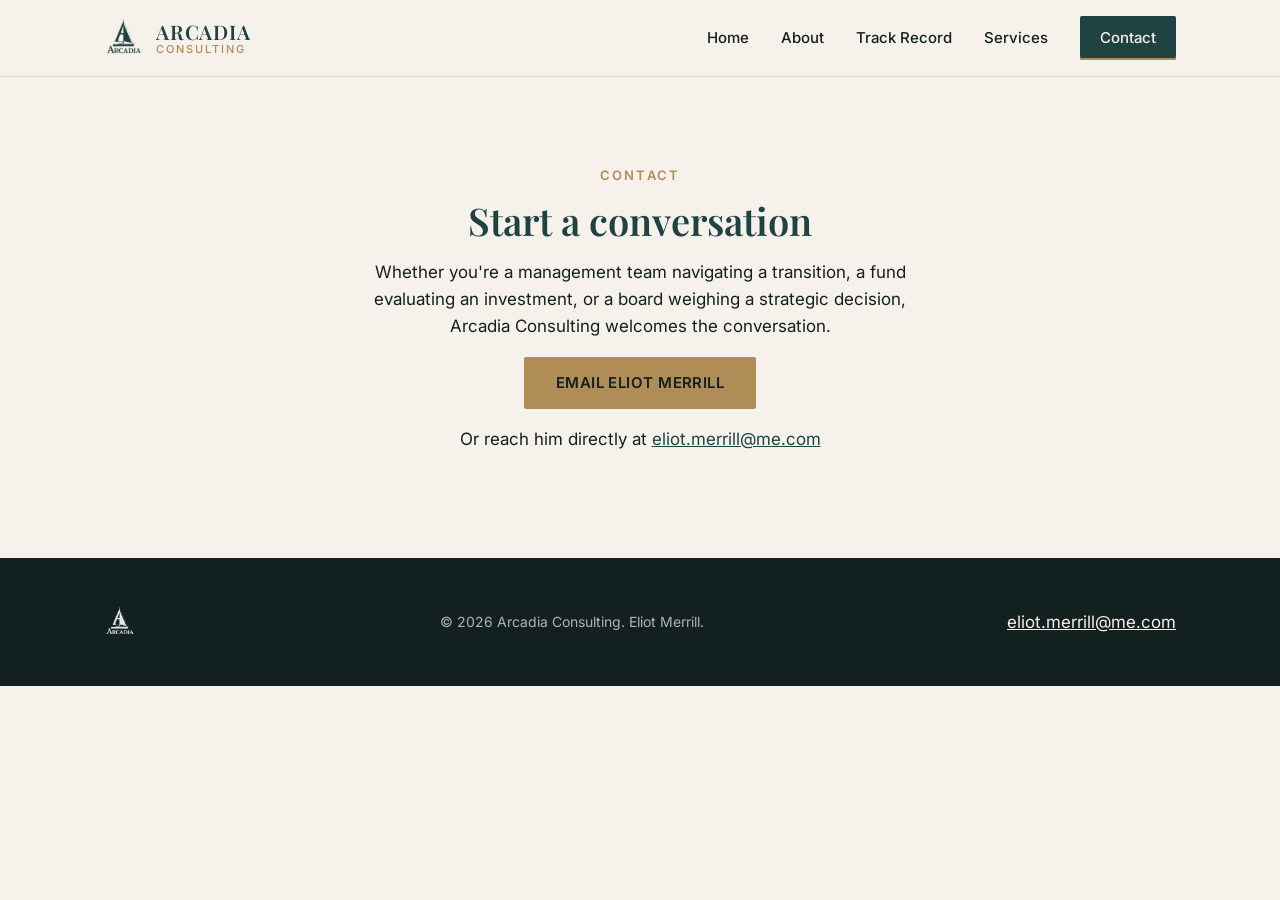
<file: contact.html>
<!DOCTYPE html>
<html lang="en">
<head>
<meta charset="UTF-8">
<meta name="viewport" content="width=device-width, initial-scale=1.0">
<title>Contact | Arcadia Consulting</title>
<meta name="description" content="Get in touch with Eliot Merrill at Arcadia Consulting.">
<link rel="icon" href="assets/img/favicon.png">
<link rel="apple-touch-icon" href="assets/img/apple-touch-icon.png">
<link rel="preconnect" href="https://fonts.googleapis.com">
<link rel="preconnect" href="https://fonts.gstatic.com" crossorigin>
<link href="https://fonts.googleapis.com/css2?family=Playfair+Display:wght@500;600;700&family=Inter:wght@400;500;600&display=swap" rel="stylesheet">
<link rel="stylesheet" href="css/style.css">
</head>
<body>

<header class="site-header">
  <div class="container header-inner">
    <a href="index.html" class="brand">
      <img src="assets/img/logo.png" alt="Arcadia Consulting" class="brand-logo">
      <span class="brand-name">ARCADIA<span class="brand-sub">CONSULTING</span></span>
    </a>
    <button class="nav-toggle" id="navToggle" aria-label="Toggle navigation" aria-expanded="false" aria-controls="siteNav">
      <span></span><span></span><span></span>
    </button>
    <nav class="site-nav" id="siteNav">
      <a href="index.html">Home</a>
      <a href="about.html">About</a>
      <a href="track-record.html">Track Record</a>
      <a href="services.html">Services</a>
      <a href="contact.html" class="nav-cta" aria-current="page">Contact</a>
    </nav>
  </div>
</header>

<main>
  <section class="section">
    <div class="container" style="text-align:center; max-width:640px;">
      <span class="section-kicker">Contact</span>
      <h1 class="section-title">Start a conversation</h1>
      <p>Whether you're a management team navigating a transition, a fund evaluating an investment, or a board weighing a strategic decision, Arcadia Consulting welcomes the conversation.</p>
      <p><a href="mailto:eliot.merrill@me.com" class="btn btn-primary">Email Eliot Merrill</a></p>
      <p>Or reach him directly at <a href="mailto:eliot.merrill@me.com">eliot.merrill@me.com</a></p>
    </div>
  </section>
</main>

<footer class="site-footer">
  <div class="container footer-inner">
    <img src="assets/img/logo-transparent.png" alt="Arcadia Consulting" class="footer-logo">
    <p>&copy; 2026 Arcadia Consulting. Eliot Merrill.</p>
    <a href="mailto:eliot.merrill@me.com" class="footer-email">eliot.merrill@me.com</a>
  </div>
</footer>

<script src="js/main.js"></script>
</body>
</html>
</file>
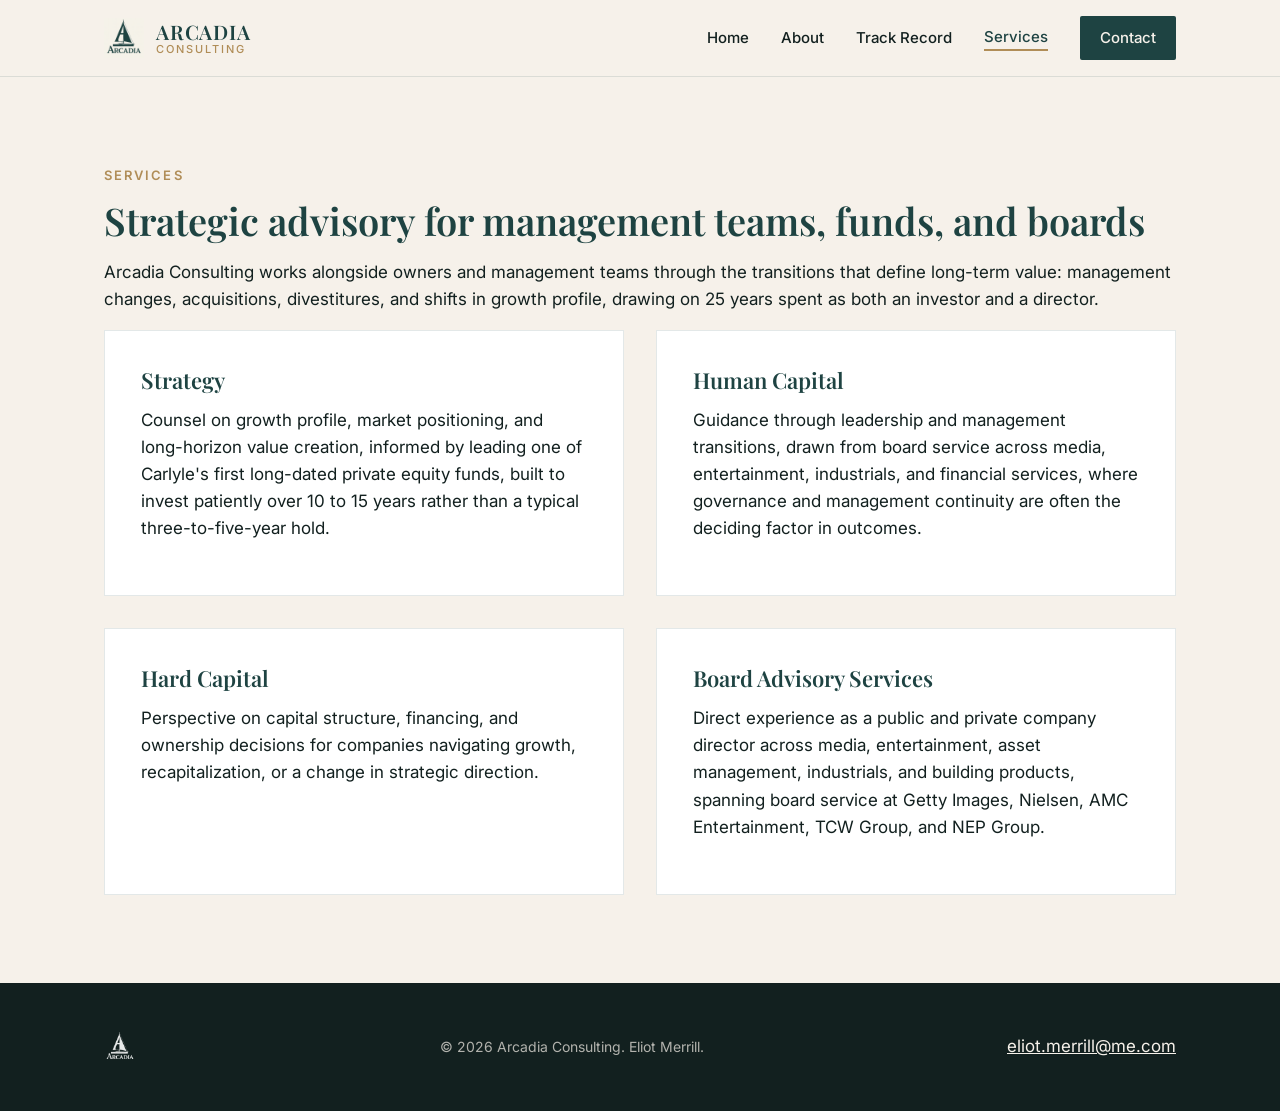
<file: services.html>
<!DOCTYPE html>
<html lang="en">
<head>
<meta charset="UTF-8">
<meta name="viewport" content="width=device-width, initial-scale=1.0">
<title>Services | Arcadia Consulting</title>
<meta name="description" content="Arcadia Consulting advises management teams, funds, and boards on Strategy, Human Capital, Hard Capital, and Board Advisory Services through transitions such as management changes, acquisitions, divestitures, and shifts in growth profile.">
<link rel="icon" href="assets/img/favicon.png">
<link rel="apple-touch-icon" href="assets/img/apple-touch-icon.png">
<link rel="preconnect" href="https://fonts.googleapis.com">
<link rel="preconnect" href="https://fonts.gstatic.com" crossorigin>
<link href="https://fonts.googleapis.com/css2?family=Playfair+Display:wght@500;600;700&family=Inter:wght@400;500;600&display=swap" rel="stylesheet">
<link rel="stylesheet" href="css/style.css">
</head>
<body>

<header class="site-header">
  <div class="container header-inner">
    <a href="index.html" class="brand">
      <img src="assets/img/logo.png" alt="Arcadia Consulting" class="brand-logo">
      <span class="brand-name">ARCADIA<span class="brand-sub">CONSULTING</span></span>
    </a>
    <button class="nav-toggle" id="navToggle" aria-label="Toggle navigation" aria-expanded="false" aria-controls="siteNav">
      <span></span><span></span><span></span>
    </button>
    <nav class="site-nav" id="siteNav">
      <a href="index.html">Home</a>
      <a href="about.html">About</a>
      <a href="track-record.html">Track Record</a>
      <a href="services.html" aria-current="page">Services</a>
      <a href="contact.html" class="nav-cta">Contact</a>
    </nav>
  </div>
</header>

<main>
  <section class="section">
    <div class="container">
      <span class="section-kicker">Services</span>
      <h1 class="section-title">Strategic advisory for management teams, funds, and boards</h1>
      <p>Arcadia Consulting works alongside owners and management teams through the transitions that define long-term value: management changes, acquisitions, divestitures, and shifts in growth profile, drawing on 25 years spent as both an investor and a director.</p>
      <div class="services-grid">
        <div class="service-card">
          <h3>Strategy</h3>
          <p>Counsel on growth profile, market positioning, and long-horizon value creation, informed by leading one of Carlyle's first long-dated private equity funds, built to invest patiently over 10 to 15 years rather than a typical three-to-five-year hold.</p>
        </div>
        <div class="service-card">
          <h3>Human Capital</h3>
          <p>Guidance through leadership and management transitions, drawn from board service across media, entertainment, industrials, and financial services, where governance and management continuity are often the deciding factor in outcomes.</p>
        </div>
        <div class="service-card">
          <h3>Hard Capital</h3>
          <p>Perspective on capital structure, financing, and ownership decisions for companies navigating growth, recapitalization, or a change in strategic direction.</p>
        </div>
        <div class="service-card">
          <h3>Board Advisory Services</h3>
          <p>Direct experience as a public and private company director across media, entertainment, asset management, industrials, and building products, spanning board service at Getty Images, Nielsen, AMC Entertainment, TCW Group, and NEP Group.</p>
        </div>
      </div>
    </div>
  </section>
</main>

<footer class="site-footer">
  <div class="container footer-inner">
    <img src="assets/img/logo-transparent.png" alt="Arcadia Consulting" class="footer-logo">
    <p>&copy; 2026 Arcadia Consulting. Eliot Merrill.</p>
    <a href="mailto:eliot.merrill@me.com" class="footer-email">eliot.merrill@me.com</a>
  </div>
</footer>

<script src="js/main.js"></script>
</body>
</html>
</file>
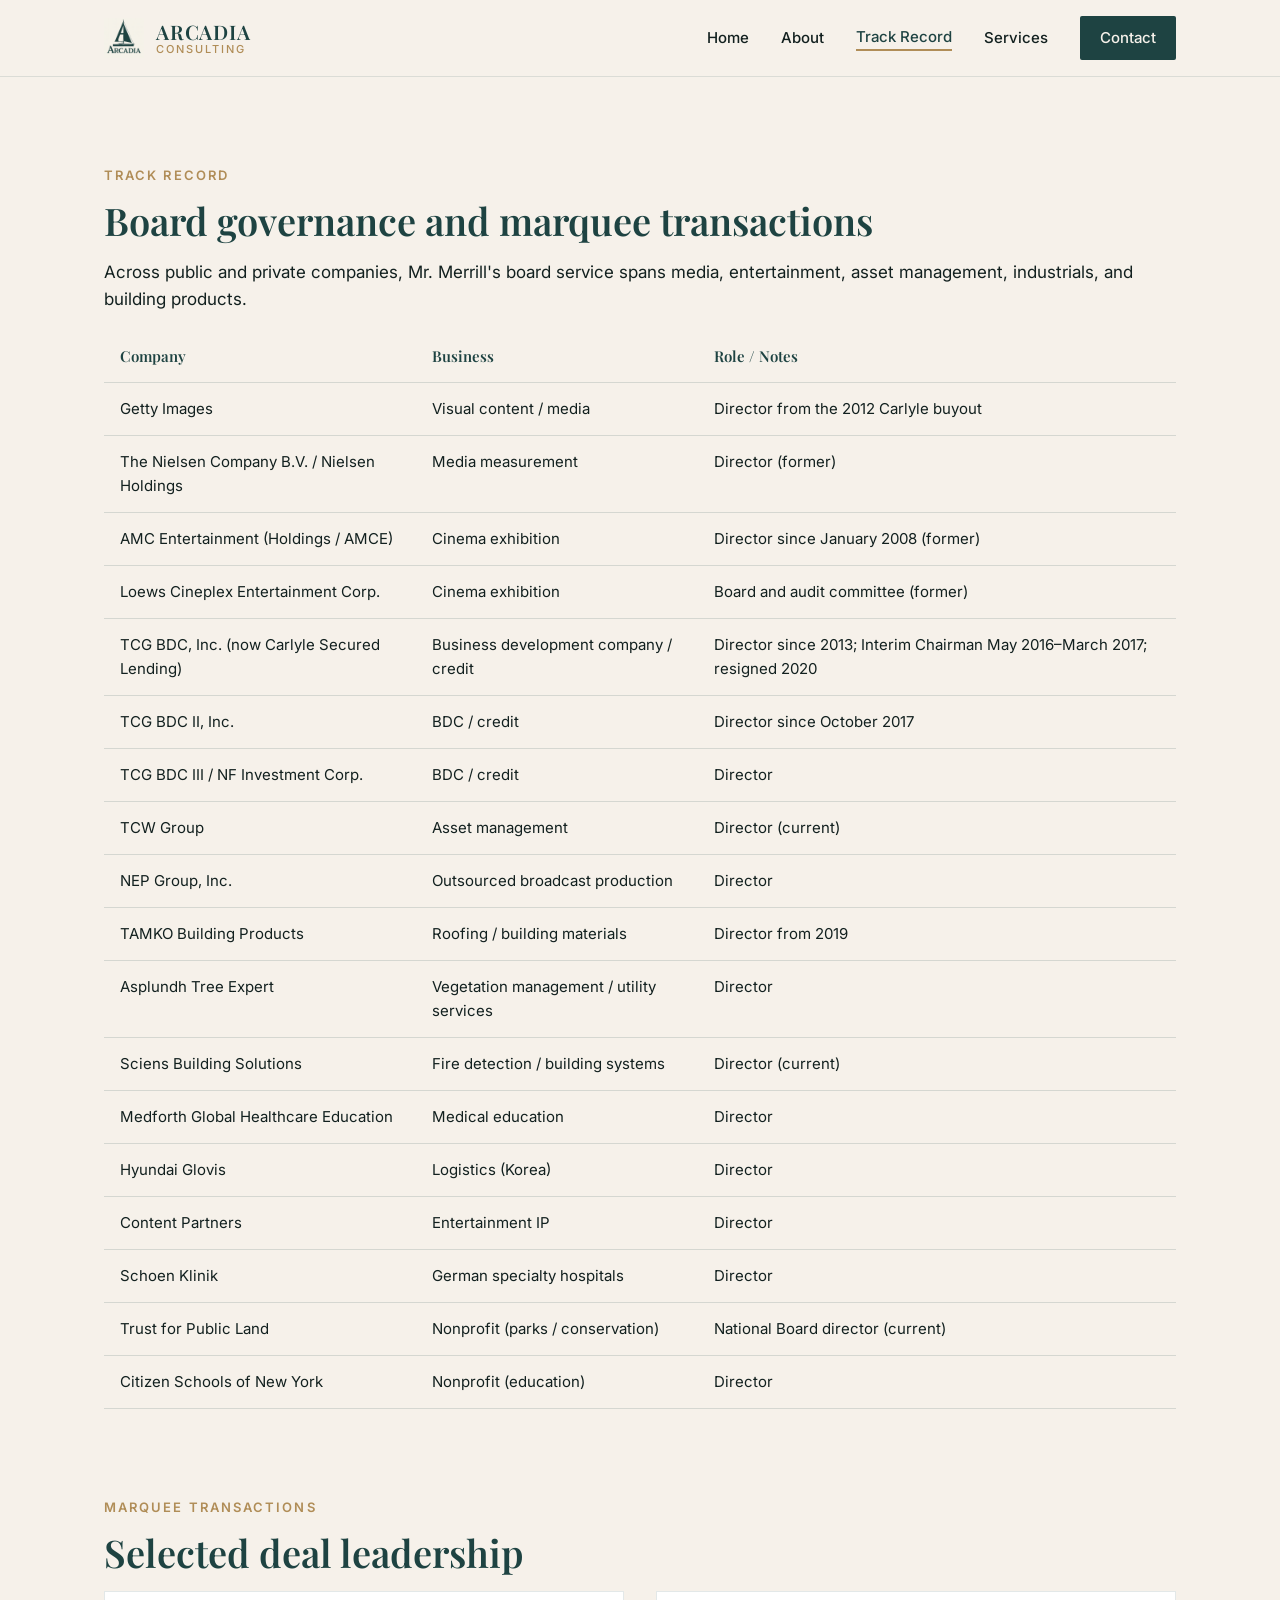
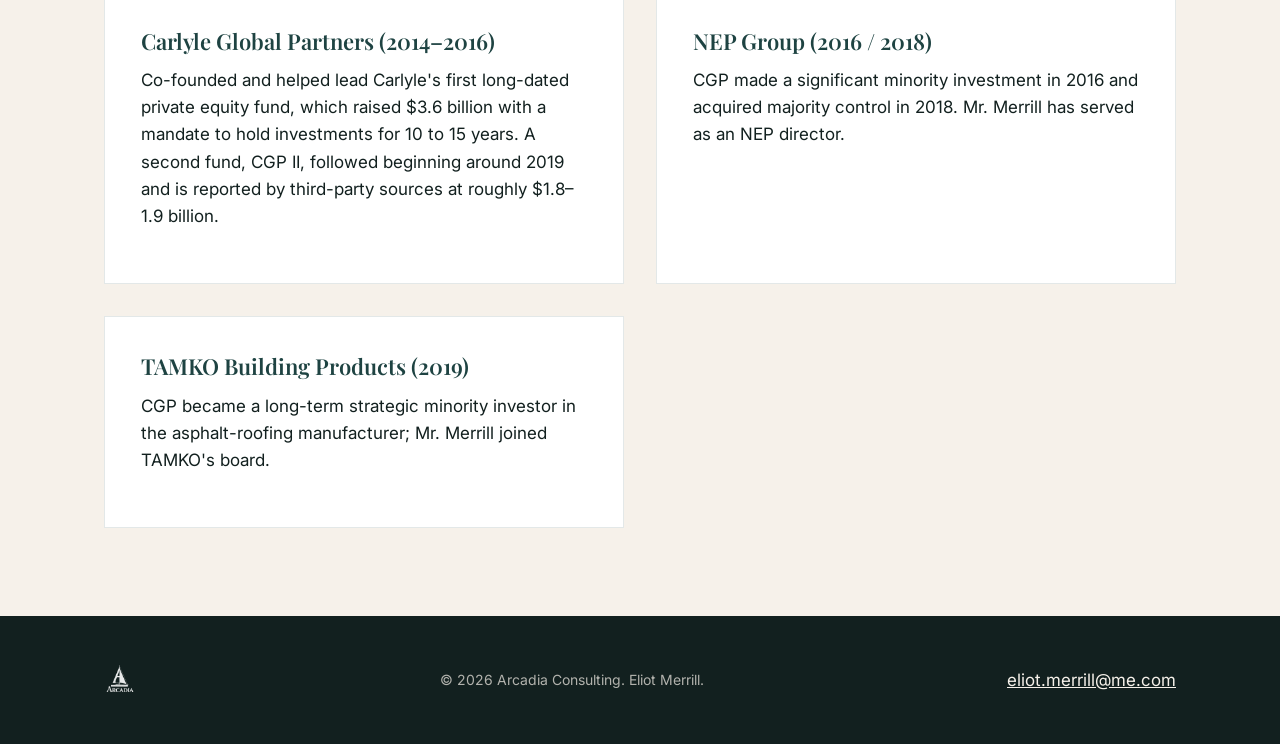
<file: track-record.html>
<!DOCTYPE html>
<html lang="en">
<head>
<meta charset="UTF-8">
<meta name="viewport" content="width=device-width, initial-scale=1.0">
<title>Track Record | Arcadia Consulting</title>
<meta name="description" content="Eliot Merrill's board governance record and marquee private equity transactions, including Getty Images, Nielsen, AMC Entertainment, NEP Group, and TAMKO Building Products.">
<link rel="icon" href="assets/img/favicon.png">
<link rel="apple-touch-icon" href="assets/img/apple-touch-icon.png">
<link rel="preconnect" href="https://fonts.googleapis.com">
<link rel="preconnect" href="https://fonts.gstatic.com" crossorigin>
<link href="https://fonts.googleapis.com/css2?family=Playfair+Display:wght@500;600;700&family=Inter:wght@400;500;600&display=swap" rel="stylesheet">
<link rel="stylesheet" href="css/style.css">
</head>
<body>

<header class="site-header">
  <div class="container header-inner">
    <a href="index.html" class="brand">
      <img src="assets/img/logo.png" alt="Arcadia Consulting" class="brand-logo">
      <span class="brand-name">ARCADIA<span class="brand-sub">CONSULTING</span></span>
    </a>
    <button class="nav-toggle" id="navToggle" aria-label="Toggle navigation" aria-expanded="false" aria-controls="siteNav">
      <span></span><span></span><span></span>
    </button>
    <nav class="site-nav" id="siteNav">
      <a href="index.html">Home</a>
      <a href="about.html">About</a>
      <a href="track-record.html" aria-current="page">Track Record</a>
      <a href="services.html">Services</a>
      <a href="contact.html" class="nav-cta">Contact</a>
    </nav>
  </div>
</header>

<main>
  <section class="section">
    <div class="container">
      <span class="section-kicker">Track Record</span>
      <h1 class="section-title">Board governance and marquee transactions</h1>
      <p>Across public and private companies, Mr. Merrill's board service spans media, entertainment, asset management, industrials, and building products.</p>
      <div class="table-wrap">
        <table class="track-table">
          <thead>
            <tr><th>Company</th><th>Business</th><th>Role / Notes</th></tr>
          </thead>
          <tbody>
            <tr><td>Getty Images</td><td>Visual content / media</td><td>Director from the 2012 Carlyle buyout</td></tr>
            <tr><td>The Nielsen Company B.V. / Nielsen Holdings</td><td>Media measurement</td><td>Director (former)</td></tr>
            <tr><td>AMC Entertainment (Holdings / AMCE)</td><td>Cinema exhibition</td><td>Director since January 2008 (former)</td></tr>
            <tr><td>Loews Cineplex Entertainment Corp.</td><td>Cinema exhibition</td><td>Board and audit committee (former)</td></tr>
            <tr><td>TCG BDC, Inc. (now Carlyle Secured Lending)</td><td>Business development company / credit</td><td>Director since 2013; Interim Chairman May 2016–March 2017; resigned 2020</td></tr>
            <tr><td>TCG BDC II, Inc.</td><td>BDC / credit</td><td>Director since October 2017</td></tr>
            <tr><td>TCG BDC III / NF Investment Corp.</td><td>BDC / credit</td><td>Director</td></tr>
            <tr><td>TCW Group</td><td>Asset management</td><td>Director (current)</td></tr>
            <tr><td>NEP Group, Inc.</td><td>Outsourced broadcast production</td><td>Director</td></tr>
            <tr><td>TAMKO Building Products</td><td>Roofing / building materials</td><td>Director from 2019</td></tr>
            <tr><td>Asplundh Tree Expert</td><td>Vegetation management / utility services</td><td>Director</td></tr>
            <tr><td>Sciens Building Solutions</td><td>Fire detection / building systems</td><td>Director (current)</td></tr>
            <tr><td>Medforth Global Healthcare Education</td><td>Medical education</td><td>Director</td></tr>
            <tr><td>Hyundai Glovis</td><td>Logistics (Korea)</td><td>Director</td></tr>
            <tr><td>Content Partners</td><td>Entertainment IP</td><td>Director</td></tr>
            <tr><td>Schoen Klinik</td><td>German specialty hospitals</td><td>Director</td></tr>
            <tr><td>Trust for Public Land</td><td>Nonprofit (parks / conservation)</td><td>National Board director (current)</td></tr>
            <tr><td>Citizen Schools of New York</td><td>Nonprofit (education)</td><td>Director</td></tr>
          </tbody>
        </table>
      </div>
    </div>
  </section>

  <section class="section" style="padding-top:0;">
    <div class="container">
      <span class="section-kicker">Marquee Transactions</span>
      <h2 class="section-title">Selected deal leadership</h2>
      <div class="services-grid">
        
        <div class="service-card">
          <h3>Carlyle Global Partners (2014–2016)</h3>
          <p>Co-founded and helped lead Carlyle's first long-dated private equity fund, which raised $3.6 billion with a mandate to hold investments for 10 to 15 years. A second fund, CGP II, followed beginning around 2019 and is reported by third-party sources at roughly $1.8–1.9 billion.</p>
        </div>
        <div class="service-card">
          <h3>NEP Group (2016 / 2018)</h3>
          <p>CGP made a significant minority investment in 2016 and acquired majority control in 2018. Mr. Merrill has served as an NEP director.</p>
        </div>
        <div class="service-card">
          <h3>TAMKO Building Products (2019)</h3>
          <p>CGP became a long-term strategic minority investor in the asphalt-roofing manufacturer; Mr. Merrill joined TAMKO's board.</p>
        </div>
      </div>
    </div>
  </section>
</main>

<footer class="site-footer">
  <div class="container footer-inner">
    <img src="assets/img/logo-transparent.png" alt="Arcadia Consulting" class="footer-logo">
    <p>&copy; 2026 Arcadia Consulting. Eliot Merrill.</p>
    <a href="mailto:eliot.merrill@me.com" class="footer-email">eliot.merrill@me.com</a>
  </div>
</footer>

<script src="js/main.js"></script>
</body>
</html>
</file>
<file: css/style.css>
/* ---- Design tokens ---- */
:root {
  --color-green: #1E4342;
  --color-ink: #12201F;
  --color-ivory: #F6F1EA;
  --color-brass: #B08D57;
  --font-display: 'Playfair Display', Georgia, serif;
  --font-body: 'Inter', -apple-system, BlinkMacSystemFont, sans-serif;
  --max-width: 1120px;
}

/* ---- Reset ---- */
*, *::before, *::after { box-sizing: border-box; }
html, body { margin: 0; padding: 0; }
body {
  background: var(--color-ivory);
  color: var(--color-ink);
  font-family: var(--font-body);
  font-size: 17px;
  line-height: 1.6;
  -webkit-font-smoothing: antialiased;
}
h1, h2, h3, h4 {
  font-family: var(--font-display);
  font-weight: 600;
  line-height: 1.2;
  color: var(--color-green);
  margin: 0 0 0.6em;
}
p { margin: 0 0 1em; }
a { color: var(--color-green); }
img { max-width: 100%; display: block; }
.sr-only {
  position: absolute; width: 1px; height: 1px;
  overflow: hidden; clip: rect(0,0,0,0); white-space: nowrap;
}

.container {
  max-width: var(--max-width);
  margin: 0 auto;
  padding: 0 24px;
}

/* ---- Buttons ---- */
.btn {
  display: inline-block;
  padding: 14px 32px;
  border-radius: 2px;
  font-family: var(--font-body);
  font-weight: 600;
  font-size: 15px;
  letter-spacing: 0.03em;
  text-decoration: none;
  text-transform: uppercase;
  transition: background-color 0.2s ease, color 0.2s ease;
}
.btn-primary {
  background: var(--color-brass);
  color: var(--color-ink);
}
.btn-primary:hover { background: #9c7a49; }

/* ---- Header / nav ---- */
.site-header {
  background: var(--color-ivory);
  border-bottom: 1px solid rgba(30,67,66,0.12);
  position: relative;
  z-index: 10;
}
.header-inner {
  display: flex;
  align-items: center;
  justify-content: space-between;
  padding-top: 16px;
  padding-bottom: 16px;
}
.brand {
  display: flex;
  align-items: center;
  gap: 12px;
  text-decoration: none;
}
.brand-logo { width: 40px; height: 40px; }
.brand-name {
  font-family: var(--font-display);
  font-weight: 600;
  font-size: 20px;
  letter-spacing: 0.04em;
  color: var(--color-green);
  line-height: 1.1;
}
.brand-sub {
  display: block;
  font-family: var(--font-body);
  font-weight: 500;
  font-size: 11px;
  letter-spacing: 0.18em;
  color: var(--color-brass);
}
.nav-toggle {
  display: none;
  flex-direction: column;
  justify-content: space-between;
  width: 26px;
  height: 18px;
  background: none;
  border: none;
  cursor: pointer;
  padding: 0;
}
.nav-toggle span {
  display: block;
  height: 2px;
  width: 100%;
  background: var(--color-green);
}
.site-nav {
  display: flex;
  align-items: center;
  gap: 32px;
}
.site-nav a {
  text-decoration: none;
  color: var(--color-ink);
  font-weight: 500;
  font-size: 15px;
}
.site-nav a[aria-current="page"] { color: var(--color-green); border-bottom: 2px solid var(--color-brass); }
.site-nav a.nav-cta {
  background: var(--color-green);
  color: var(--color-ivory);
  padding: 10px 20px;
  border-radius: 2px;
}
.site-nav a.nav-cta[aria-current="page"] {
  border-bottom: none;
  box-shadow: inset 0 -2px 0 var(--color-brass);
}

/* ---- Hero ---- */
.hero {
  position: relative;
  height: 92vh;
  min-height: 520px;
  display: flex;
  align-items: flex-end;
  overflow: hidden;
  background: var(--color-ink);
}
.hero-media {
  position: absolute;
  inset: 0;
}
.hero-video {
  width: 100%;
  height: 100%;
  object-fit: cover;
}
.hero-overlay {
  position: absolute;
  inset: 0;
  background: linear-gradient(180deg, rgba(18,32,31,0.15) 0%, rgba(18,32,31,0.85) 100%);
}
.hero-content {
  position: relative;
  z-index: 2;
  color: var(--color-ivory);
  padding-bottom: 96px;
}
.hero-content h1 {
  color: var(--color-ivory);
  font-size: clamp(32px, 5vw, 56px);
  max-width: 760px;
}
.hero-content p {
  max-width: 560px;
  font-size: 18px;
  color: rgba(246,241,234,0.88);
}

/* ---- Sections ---- */
.section { padding: 88px 0; }
.section-title {
  font-size: clamp(26px, 3.4vw, 38px);
  margin-bottom: 0.4em;
}
.section-kicker {
  text-transform: uppercase;
  letter-spacing: 0.16em;
  font-size: 13px;
  font-weight: 600;
  color: var(--color-brass);
  margin-bottom: 12px;
  display: block;
}

/* ---- Pillars (Home) ---- */
.pillars {
  display: grid;
  grid-template-columns: repeat(3, 1fr);
  gap: 40px;
}
.pillar h3 { font-size: 22px; }
.pillar-rule {
  width: 40px;
  height: 3px;
  background: var(--color-brass);
  margin-bottom: 20px;
  border: none;
}

/* ---- Services grid ---- */
.services-grid {
  display: grid;
  grid-template-columns: repeat(2, 1fr);
  gap: 32px;
}
.service-card {
  background: #fff;
  border: 1px solid rgba(30,67,66,0.12);
  padding: 36px;
}
.service-card h3 { font-size: 22px; }

/* ---- Track record table ---- */
.table-wrap { overflow-x: auto; }
.track-table {
  width: 100%;
  border-collapse: collapse;
  font-size: 15px;
}
.track-table th, .track-table td {
  text-align: left;
  padding: 14px 16px;
  border-bottom: 1px solid rgba(30,67,66,0.15);
  vertical-align: top;
}
.track-table th {
  font-family: var(--font-display);
  color: var(--color-green);
  font-weight: 600;
}

/* ---- About page intro (headshot + opening bio) ---- */
.about-intro {
  display: flex;
  gap: 48px;
  align-items: flex-start;
  margin-bottom: 8px;
}
.about-intro-text { flex: 1; min-width: 0; }
.about-photo {
  width: 120px;
  height: 120px;
  object-fit: cover;
  border-radius: 4px;
  flex-shrink: 0;
}
@media (max-width: 768px) {
  .about-intro { flex-direction: column; }
  .about-photo { width: 100px; height: 100px; }
}

/* ---- About page media ---- */
.about-media {
  border-radius: 2px;
  overflow: hidden;
  margin: 32px 0;
}
.about-media video { width: 100%; height: auto; display: block; }
.about-media figcaption {
  font-size: 14px;
  color: rgba(18,32,31,0.65);
  margin-top: 10px;
  font-style: italic;
}

/* ---- Footer ---- */
.site-footer {
  background: var(--color-ink);
  color: var(--color-ivory);
  padding: 48px 0;
}
.footer-inner {
  display: flex;
  align-items: center;
  gap: 20px;
  flex-wrap: wrap;
  justify-content: space-between;
}
.footer-logo { width: 32px; height: 32px; filter: brightness(0) invert(1); opacity: 0.9; }
.footer-email {
  color: var(--color-ivory);
  text-decoration: underline;
}
.site-footer p { margin: 0; font-size: 14px; color: rgba(246,241,234,0.7); }

/* ---- Responsive ---- */
@media (max-width: 900px) {
  .pillars { grid-template-columns: 1fr; }
  .services-grid { grid-template-columns: 1fr; }
}

@media (max-width: 768px) {
  .nav-toggle { display: flex; }
  .site-nav {
    display: none;
    position: absolute;
    top: 100%;
    left: 0;
    right: 0;
    background: var(--color-ivory);
    flex-direction: column;
    align-items: flex-start;
    gap: 0;
    border-bottom: 1px solid rgba(30,67,66,0.12);
  }
  .site-nav.is-open { display: flex; }
  .site-nav a {
    width: 100%;
    padding: 16px 24px;
    border-top: 1px solid rgba(30,67,66,0.08);
  }
  .site-nav a.nav-cta { border-radius: 0; }
  .hero-content { padding-bottom: 56px; }
}

/* ---- Reduced motion ---- */
@media (prefers-reduced-motion: reduce) {
  .hero-video { display: none; }
}
</file>
